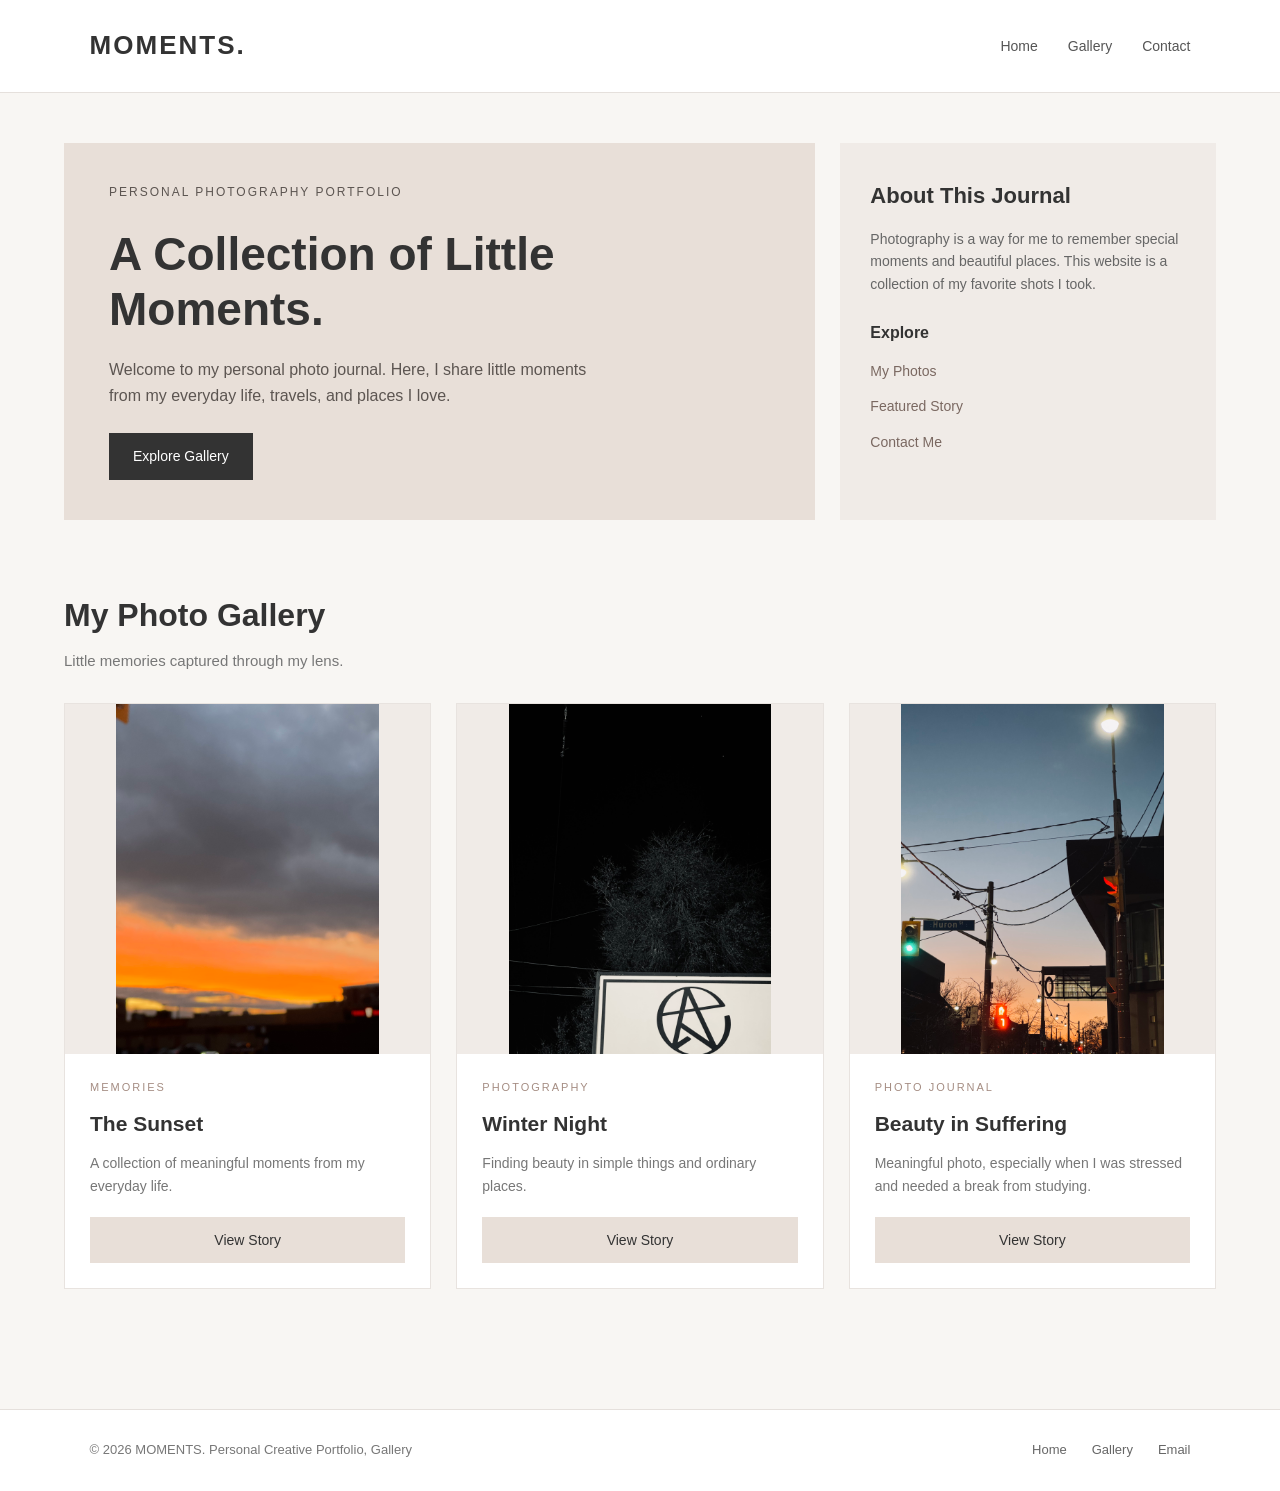
<file: index.html>
<!DOCTYPE html>
<html lang="en">
<head>
    <meta charset="UTF-8">
    <meta name="viewport" content="width=device-width, initial-scale=1.0">
    <title>Moments | My Photography Portfolio</title>
    <link rel="stylesheet" href="css/style.css">
</head>

<body>

    <header class="site-header">
        <a href="index.html" class="logo">MOMENTS.</a>

        <nav class="main-nav">
            <a href="index.html">Home</a>
            <a href="detail.html">Gallery</a>
            <a href="#contact">Contact</a>
        </nav>
    </header>

    <main>

        <section class="hero-grid">

            <div class="hero-main">
                <p class="small-title">PERSONAL PHOTOGRAPHY PORTFOLIO</p>

                <h1>A Collection of Little Moments.</h1>

                <p>
                    Welcome to my personal photo journal.
                    Here, I share little moments from my
                    everyday life, travels, and places I love.
                </p>

                <a href="#gallery" class="button">
                    Explore Gallery
                </a>
            </div>

            <aside class="hero-side">
                <h2>About This Journal</h2>

                <p>
                    Photography is a way for me to remember
                    special moments and beautiful places.
                    This website is a collection of my
                    favorite shots I took.
                </p>

                <h3>Explore</h3>

                <ul>
                    <li><a href="#gallery">My Photos</a></li>
                    <li><a href="detail.html">Featured Story</a></li>
                    <li><a href="#contact">Contact Me</a></li>
                </ul>
            </aside>

        </section>

        <section class="gallery-section" id="gallery">

            <div class="section-heading">
                <h2>My Photo Gallery</h2>
                <p>Little memories captured through my lens.</p>
            </div>

            <div class="cards-gallery">

                <article class="card">
                    <img src="Images/image 1.jpeg"
                         alt="A personal photography memory">

                    <div class="card-content">
                        <p class="category">MEMORIES</p>
                        <h3>The Sunset</h3>

                        <p>
                            A collection of meaningful moments
                            from my everyday life.
                        </p >

                        <a href="detail.html" class="card-button">
                            View Story
                        </a>
                    </div>
                </article>

                <article class="card">
                    <img src="Images/image 2.jpeg"
                         alt="A photograph from my collection">

                    <div class="card-content">
                        <p class="category">PHOTOGRAPHY</p>
                        <h3>Winter Night</h3>

                        <p>
                            Finding beauty in simple things
                            and ordinary places.
                        </p>

                        <a href="detail.html" class="card-button">
                            View Story
                        </a>
                    </div>
                </article>

                <article class="card">
                    <img src="Images/image 3.jpeg"
                         alt="A favorite captured moment">

                    <div class="card-content">
                        <p class="category">PHOTO JOURNAL</p>
                        <h3>Beauty in Suffering</h3>

                        <p>
                           Meaningful photo, 
                           especially when I was stressed and needed a break from studying.
                        </p>

                        <a href="detail.html" class="card-button">
                            View Story
                        </a>
                    </div>
                </article>

            </div>
        </section>

    </main>

    <footer class="site-footer" id="contact">
        <p>&copy; 2026 MOMENTS. Personal Creative Portfolio, Gallery</p>

        <div class="footer-links">
            <a href="index.html">Home</a>
            <a href="detail.html">Gallery</a>
            <a href="mailto:hello@example.com">Email</a>
        </div>
    </footer>

</body>
</html>
</file>
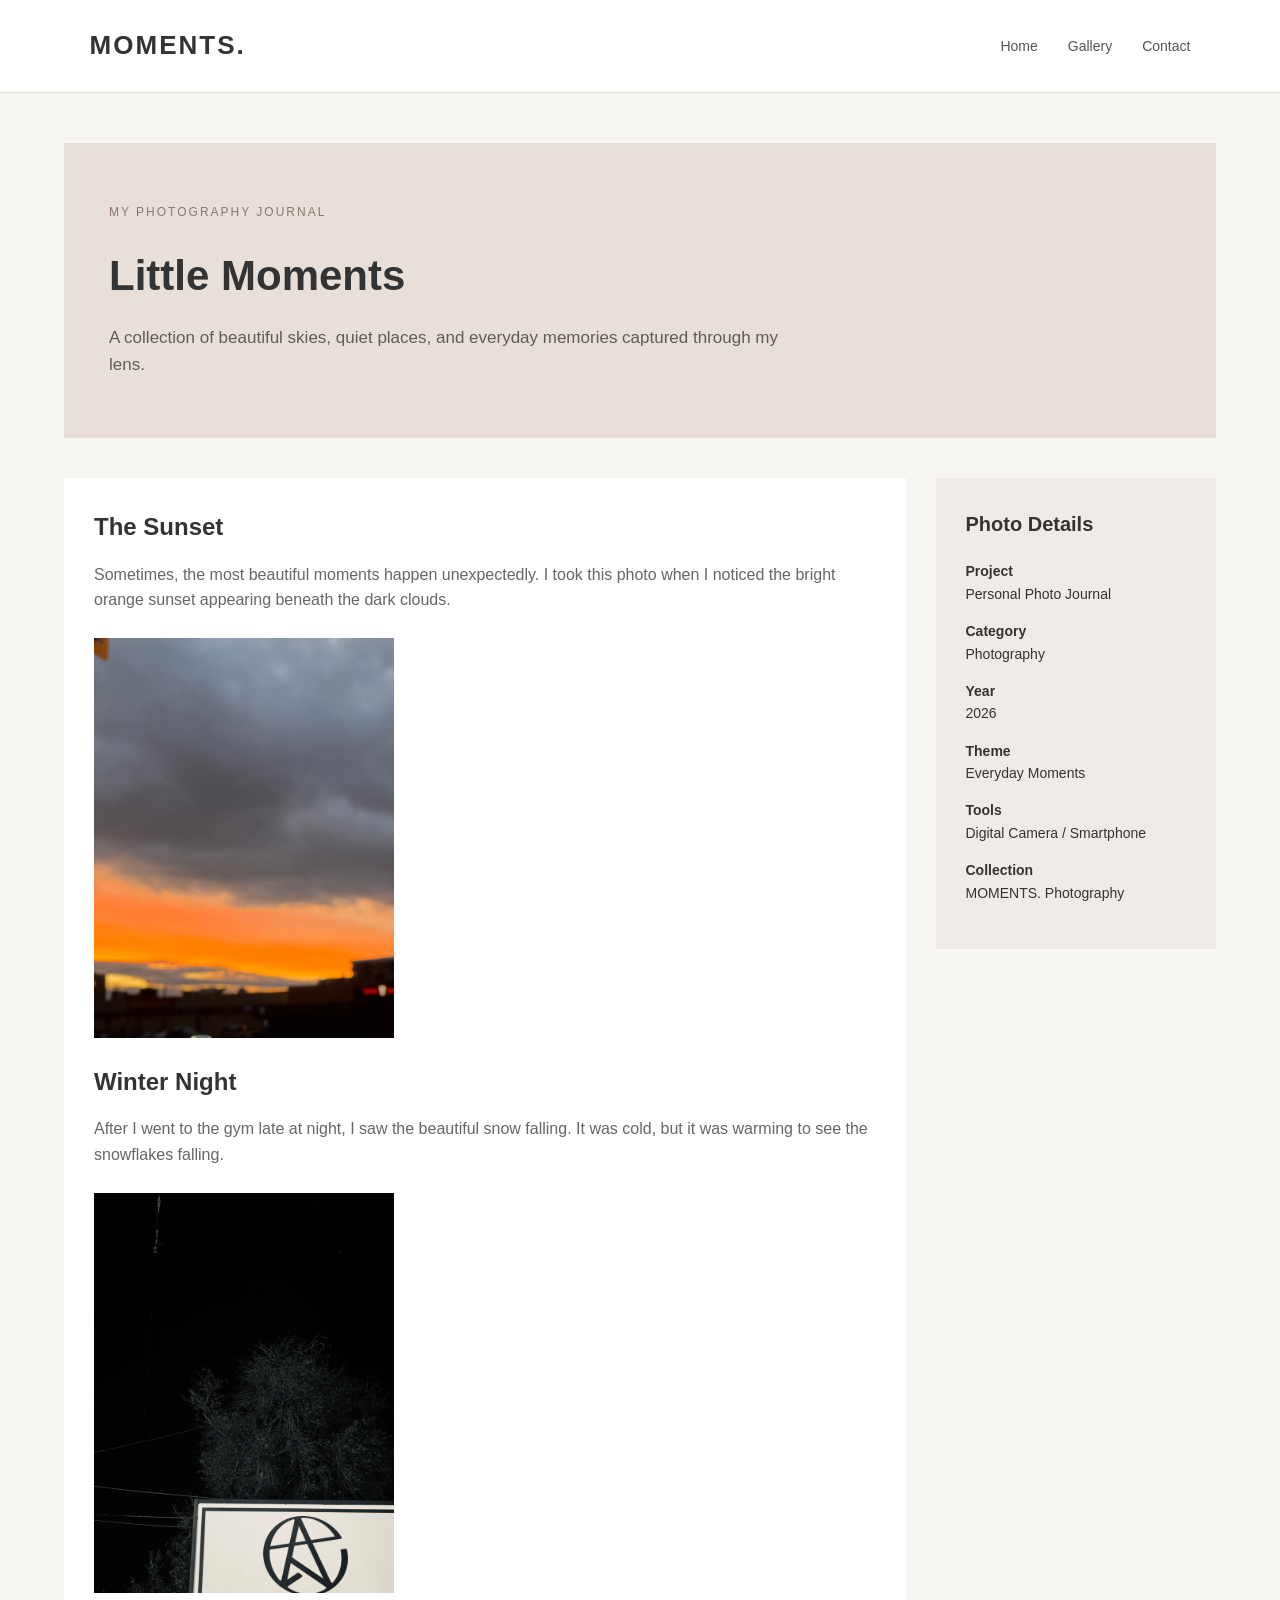
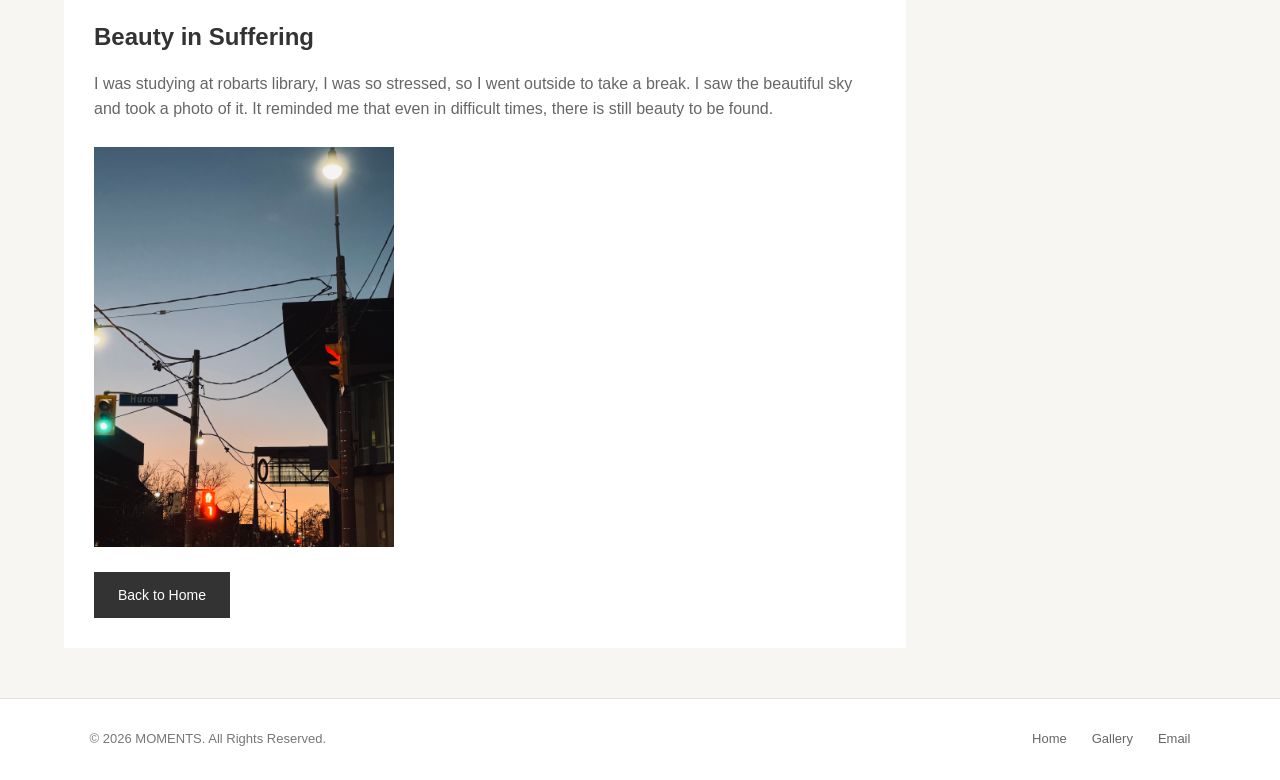
<file: detail.html>
<!DOCTYPE html>
<html lang="en">
<head>
    <meta charset="UTF-8">
    <meta name="viewport" content="width=device-width, initial-scale=1.0">
    <title>Little Moments | MOMENTS.</title>
    <link rel="stylesheet" href="css/style.css">
</head>

<body>

    <header class="site-header">
        <a href="index.html" class="logo">MOMENTS.</a>

        <nav class="main-nav">
            <a href="index.html">Home</a>
            <a href="detail.html">Gallery</a>
            <a href="#contact">Contact</a>
        </nav>
    </header>

    <main class="detail-layout">
    
        <section class="detail-hero">
            <p class="small-title">MY PHOTOGRAPHY JOURNAL</p>

            <h1>Little Moments</h1>

            <p class="lead-text">
                A collection of beautiful skies, quiet places,
                and everyday memories captured through my lens.
            </p>
        </section>

        <section class="content-grid">

            <article class="detail-article">

                <h2>The Sunset</h2>

                <p>
                    Sometimes, the most beautiful moments
                    happen unexpectedly. I took this photo
                    when I noticed the bright orange sunset
                    appearing beneath the dark clouds.
                </p>

                <img src="Images/image 1.jpeg"
                     alt="Orange sunset beneath dark clouds">

                <h2>Winter Night</h2>

                <p>
                   After I went to the gym late at night, 
                   I saw the beautiful snow falling. It was cold, 
                   but it was warming to see the snowflakes falling.
                </p>

                <img src="Images/image 2.jpeg"
                     alt="A moment captured in my photo journal">

                <h2>Beauty in Suffering</h2>

                <p>
                    I was studying at robarts library, I was so stressed,
                    so I went outside to take a break. I saw the beautiful sky
                     and took a photo of it. It reminded me that even in difficult times, 
                     there is still beauty to be found.
                </p>

                <img src="Images/image 3.jpeg"
                     alt="A favorite photograph from my collection">

                <a href="index.html" class="button">
                    Back to Home
                </a>

            </article>

            <aside class="detail-sidebar">

                <h2>Photo Details</h2>

                <p>
                    <strong>Project</strong>
                    <br>
                    Personal Photo Journal
                </p>

                <p>
                    <strong>Category</strong>
                    <br>
                    Photography
                </p>

                <p>
                    <strong>Year</strong>
                    <br>
                    2026
                </p>

                <p>
                    <strong>Theme</strong>
                    <br>
                    Everyday Moments
                </p>

                <p>
                    <strong>Tools</strong>
                    <br>
                    Digital Camera / Smartphone
                </p>

                <p>
                    <strong>Collection</strong>
                    <br>
                    MOMENTS. Photography
                </p>

            </aside>

        </section>

    </main>

    <footer class="site-footer" id="contact">
        <p>&copy; 2026 MOMENTS. All Rights Reserved.</p>

        <div class="footer-links">
            <a href="index.html">Home</a>
            <a href="detail.html">Gallery</a>
            <a href="mailto:hello@example.com">Email</a>
        </div>
    </footer>

</body>
</html>
</file>
<file: css/style.css>
* {
    margin: 0;
    padding: 0;
    box-sizing: border-box;
}

html {
    scroll-behavior: smooth;
}

body {
    font-family: Arial, Helvetica, sans-serif;
    background-color: #f8f6f3;
    color: #333333;
    line-height: 1.6;
}

img {
    max-width: 100%;
    display: block;
}

a {
    text-decoration: none;
    color: inherit;
}

.site-header {
    display: flex;
    justify-content: space-between;
    align-items: center;
    padding: 25px 7%;
    background-color: #ffffff;
    border-bottom: 1px solid #e5e0dc;
}

.logo {
    font-size: 26px;
    font-weight: bold;
    letter-spacing: 2px;
}

.main-nav {
    display: flex;
    gap: 30px;
}

.main-nav a {
    font-size: 14px;
    color: #555555;
}

.main-nav a:hover {
    color: #a58d83;
}

main {
    max-width: 1300px;
    margin: 0 auto;
    padding: 50px 5%;
}

.hero-grid {
    display: grid;
    grid-template-columns: 2fr 1fr;
    gap: 25px;
    align-items: stretch;
    margin-bottom: 70px;
}

.hero-main {
    background-color: #e8dfd8;
    padding: 40px 45px;
    min-height: 300px;
    display: flex;
    flex-direction: column;
    align-items: flex-start;
    justify-content: center;
}

.small-title {
    font-size: 12px;
    letter-spacing: 2px;
    color: #8d7770;
    margin-bottom: 20px;
}

.hero-main h1 {
    font-size: 46px;
    line-height: 1.2;
    margin-bottom: 20px;
    max-width: 550px;
}

.hero-main p {
    max-width: 500px;
    margin-bottom: 25px;
    color: #5c5551;
}

.button {
    display: inline-block;
    background-color: #333333;
    color: white;
    padding: 12px 24px;
    font-size: 14px;
}

.button:hover {
    background-color: #8d7770;
}

.hero-side {
    background-color: #f0ebe7;
    padding: 35px 30px;
    height: 100%;
}

.hero-side h2 {
    font-size: 22px;
    margin-bottom: 15px;
}

.hero-side p {
    font-size: 14px;
    color: #666666;
    margin-bottom: 25px;
}

.hero-side h3 {
    font-size: 16px;
    margin-bottom: 12px;
}

.hero-side ul {
    list-style: none;
}

.hero-side li {
    margin-bottom: 10px;
}

.hero-side a {
    font-size: 14px;
    color: #7a6861;
}

.hero-side a:hover {
    text-decoration: underline;
}

.gallery-section {
    margin-bottom: 70px;
}

.section-heading {
    margin-bottom: 30px;
}

.section-heading h2 {
    font-size: 32px;
    margin-bottom: 8px;
}

.section-heading p {
    color: #777777;
    font-size: 15px;
}

.cards-gallery {
    display: grid;
    grid-template-columns: repeat(auto-fit, minmax(280px, 1fr));
    gap: 25px;
}

.card {
    display: flex;
    flex-direction: column;
    background-color: #ffffff;
    border: 1px solid #e8e3df;
    overflow: hidden;
}

.card img {
    width: 100%;
    height: 350px;
    object-fit: contain;
    background-color: #f0ebe7;
}

.card-content {
    display: flex;
    flex-direction: column;
    flex: 1;
    padding: 25px;
}

.category {
    font-size: 11px;
    letter-spacing: 2px;
    color: #a58d83;
    margin-bottom: 10px;
}

.card h3 {
    font-size: 21px;
    margin-bottom: 12px;
}

.card-content p:not(.category) {
    font-size: 14px;
    color: #777777;
    margin-bottom: 20px;
}

.card-button {
    display: inline-block;
    margin-top: auto;
    padding: 12px 18px;
    background-color: #e8dfd8;
    color: #333333;
    text-align: center;
    font-size: 14px;
}

.card-button:hover {
    background-color: #d5c6bc;
}

.site-footer {
    display: flex;
    justify-content: space-between;
    align-items: center;
    padding: 30px 7%;
    background-color: #ffffff;
    border-top: 1px solid #e5e0dc;
}

.site-footer p {
    font-size: 13px;
    color: #777777;
}

.footer-links {
    display: flex;
    gap: 25px;
}

.footer-links a {
    font-size: 13px;
    color: #666666;
}

.footer-links a:hover {
    color: #a58d83;
}

.detail-layout {
    width: 100%;
}

.detail-hero {
    background-color: #e8dfd8;
    padding: 60px 45px;
    margin-bottom: 40px;
}

.detail-hero h1 {
    font-size: 42px;
    margin-bottom: 15px;
}

.lead-text {
    font-size: 17px;
    color: #625a55;
    max-width: 700px;
}

.content-grid {
    display: grid;
    grid-template-columns: 3fr 1fr;
    gap: 30px;
}

.detail-article {
    background-color: #ffffff;
    padding: 30px;
}

.detail-article h2 {
    margin-bottom: 15px;
}

.detail-article p {
    margin-bottom: 25px;
    color: #666666;
}

.detail-article img {
    width: 100%;
    max-width: 300px;
    height: auto;
    object-fit: contain;
    margin-bottom: 25px;
}

.detail-sidebar {
    background-color: #f0ebe7;
    padding: 30px;
    align-self: start;
}

.detail-sidebar h2 {
    font-size: 20px;
    margin-bottom: 20px;
}

.detail-sidebar p {
    font-size: 14px;
    margin-bottom: 15px;
}

@media screen and (max-width: 767px) {

    .site-header {
        flex-direction: column;
        gap: 15px;
        padding: 20px;
    }

    .main-nav {
        gap: 20px;
        flex-wrap: wrap;
        justify-content: center;
    }

    main {
        padding: 25px 20px;
    }

    .hero-grid {
        grid-template-columns: 1fr;
        gap: 20px;
        margin-bottom: 45px;
    }

    .hero-main {
        padding: 40px 25px;
        min-height: 280px;
    }

    .hero-main h1 {
        font-size: 32px;
    }

    .hero-side {
        padding: 25px;
        height: auto;
    }

    .cards-gallery {
        grid-template-columns: 1fr;
    }

    .section-heading h2 {
        font-size: 26px;
    }

    .card img {
        height: 240px;
    }

    .site-footer {
        flex-direction: column;
        text-align: center;
        gap: 15px;
        padding: 25px;
    }

    .footer-links {
        justify-content: center;
        flex-wrap: wrap;
    }

    .detail-hero {
        padding: 35px 25px;
    }

    .detail-hero h1 {
        font-size: 30px;
    }

    .content-grid {
        grid-template-columns: 1fr;
    }

    .detail-article {
        padding: 20px;
    }

    .detail-sidebar {
        padding: 25px;
    }
}
</file>
